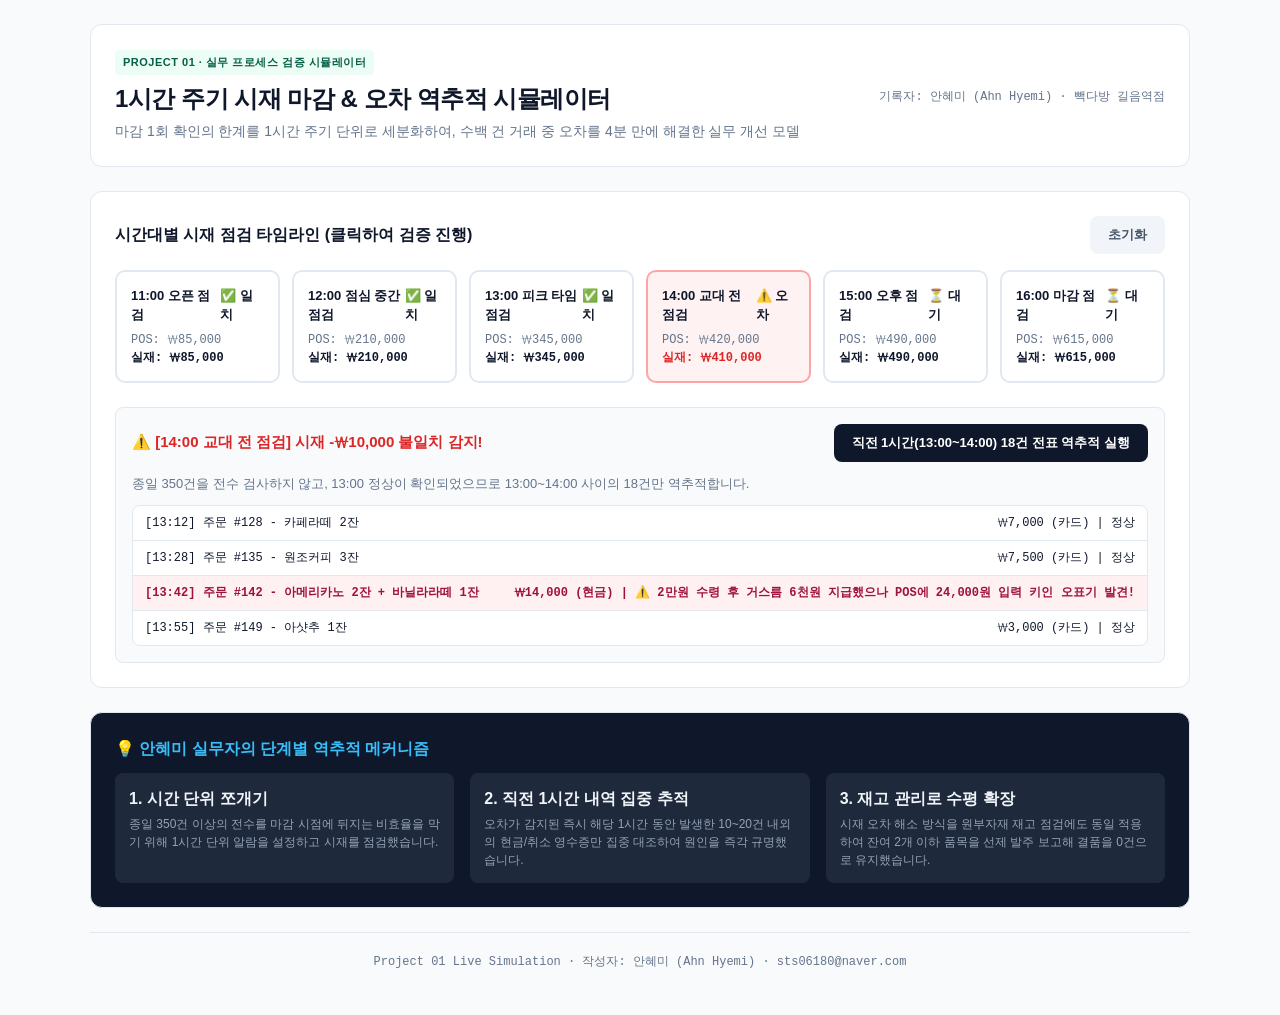
<file: public/cash_audit_simulation.html>
<!DOCTYPE html>
<html lang="ko">
<head>
  <meta charset="UTF-8" />
  <meta name="viewport" content="width=device-width, initial-scale=1.0" />
  <title>시재 마감 & 오차 역추적 시뮬레이터 · 안혜미 포트폴리오</title>
  <style>
    :root {
      --bg: #f8fafc;
      --surface: #ffffff;
      --border: #e2e8f0;
      --text-main: #0f172a;
      --text-muted: #64748b;
      --primary: #0f172a;
      --accent: #059669;
      --danger: #dc2626;
    }
    * { box-sizing: border-box; margin: 0; padding: 0; }
    body {
      font-family: -apple-system, BlinkMacSystemFont, "Segoe UI", Roboto, "Pretendard", "Apple SD Gothic Neo", sans-serif;
      background-color: var(--bg);
      color: var(--text-main);
      line-height: 1.5;
      padding: 24px;
    }
    .container {
      max-width: 1100px;
      margin: 0 auto;
    }
    header {
      background: var(--surface);
      border: 1px solid var(--border);
      border-radius: 12px;
      padding: 24px;
      margin-bottom: 24px;
      display: flex;
      flex-wrap: wrap;
      justify-content: space-between;
      align-items: center;
      gap: 16px;
    }
    .badge {
      display: inline-block;
      font-size: 11px;
      font-weight: 600;
      padding: 4px 8px;
      border-radius: 4px;
      background: #ecfdf5;
      color: #065f46;
      text-transform: uppercase;
      letter-spacing: 0.5px;
      margin-bottom: 6px;
    }
    h1 {
      font-size: 24px;
      font-weight: 800;
      letter-spacing: -0.5px;
    }
    .subtitle {
      font-size: 14px;
      color: var(--text-muted);
      margin-top: 4px;
    }
    .timeline-grid {
      display: grid;
      grid-template-columns: repeat(auto-fit, minmax(160px, 1fr));
      gap: 12px;
      margin-bottom: 24px;
    }
    .time-card {
      background: var(--surface);
      border: 2px solid var(--border);
      border-radius: 10px;
      padding: 14px;
      cursor: pointer;
      transition: all 0.2s ease;
      text-align: left;
    }
    .time-card:hover {
      border-color: #94a3b8;
    }
    .time-card.active {
      border-color: var(--primary);
      background: #f1f5f9;
    }
    .time-card.has-error {
      border-color: #fca5a5;
      background: #fef2f2;
    }
    .time-card .time {
      font-size: 13px;
      font-weight: 700;
      margin-bottom: 6px;
      display: flex;
      justify-content: space-between;
    }
    .time-card .val {
      font-size: 12px;
      font-family: ui-monospace, monospace;
      color: var(--text-muted);
    }
    .time-card .val.highlight {
      font-weight: 700;
      color: var(--text-main);
    }
    .time-card .val.error {
      color: var(--danger);
      font-weight: 700;
    }
    .panel {
      background: var(--surface);
      border: 1px solid var(--border);
      border-radius: 12px;
      padding: 24px;
      margin-bottom: 24px;
    }
    .btn {
      display: inline-flex;
      align-items: center;
      gap: 6px;
      padding: 10px 18px;
      border-radius: 8px;
      font-size: 13px;
      font-weight: 600;
      cursor: pointer;
      border: none;
      transition: all 0.15s ease;
    }
    .btn-primary {
      background: var(--primary);
      color: #fff;
    }
    .btn-primary:hover {
      background: #1e293b;
    }
    .btn-success {
      background: var(--accent);
      color: #fff;
    }
    .btn-success:hover {
      background: #047857;
    }
    .step-box {
      background: #f8fafc;
      border: 1px solid var(--border);
      border-radius: 8px;
      padding: 16px;
      margin-top: 14px;
      font-size: 13px;
    }
    .log-item {
      padding: 8px 12px;
      border-bottom: 1px solid var(--border);
      display: flex;
      justify-content: space-between;
      font-family: ui-monospace, monospace;
      font-size: 12px;
    }
    .log-item:last-child {
      border-bottom: none;
    }
    .log-item.discrepancy {
      background: #fff1f2;
      color: #9f1239;
      font-weight: 700;
    }
    footer {
      text-align: center;
      font-size: 12px;
      color: var(--text-muted);
      padding: 20px 0;
      border-top: 1px solid var(--border);
      font-family: ui-monospace, monospace;
    }
  </style>
</head>
<body>
  <div class="container">
    <header>
      <div>
        <span class="badge">Project 01 · 실무 프로세스 검증 시뮬레이터</span>
        <h1>1시간 주기 시재 마감 & 오차 역추적 시뮬레이터</h1>
        <p class="subtitle">마감 1회 확인의 한계를 1시간 주기 단위로 세분화하여, 수백 건 거래 중 오차를 4분 만에 해결한 실무 개선 모델</p>
      </div>
      <div>
        <span style="font-size: 12px; font-family: ui-monospace, monospace; color: var(--text-muted);">
          기록자: 안혜미 (Ahn Hyemi) · 빽다방 길음역점
        </span>
      </div>
    </header>

    <!-- Timeline Steps -->
    <div class="panel">
      <div style="display: flex; justify-content: space-between; align-items: center; margin-bottom: 16px;">
        <h2 style="font-size: 16px; font-weight: 700;">시간대별 시재 점검 타임라인 (클릭하여 검증 진행)</h2>
        <button class="btn" style="background:#f1f5f9; color:#475569;" onclick="resetSim()">초기화</button>
      </div>

      <div class="timeline-grid" id="timelineGrid">
        <!-- JS will populate -->
      </div>

      <div id="simDetailPanel" class="step-box">
        <p style="color: var(--text-muted);">상단 타임라인의 시간 카드를 클릭하면 상세 검증 및 역추적 프로세스가 시작됩니다.</p>
      </div>
    </div>

    <!-- Methodology Overview -->
    <div class="panel" style="background: #0f172a; color: #fff;">
      <h3 style="color: #38bdf8; font-size: 16px; margin-bottom: 12px;">💡 안혜미 실무자의 단계별 역추적 메커니즘</h3>
      <div style="display: grid; grid-template-columns: repeat(auto-fit, minmax(260px, 1fr)); gap: 16px;">
        <div style="background: #1e293b; padding: 14px; border-radius: 8px;">
          <strong style="color: #f1f5f9; display:block; margin-bottom: 4px;">1. 시간 단위 쪼개기</strong>
          <p style="font-size: 12px; color: #94a3b8;">종일 350건 이상의 전수를 마감 시점에 뒤지는 비효율을 막기 위해 1시간 단위 알람을 설정하고 시재를 점검했습니다.</p>
        </div>
        <div style="background: #1e293b; padding: 14px; border-radius: 8px;">
          <strong style="color: #f1f5f9; display:block; margin-bottom: 4px;">2. 직전 1시간 내역 집중 추적</strong>
          <p style="font-size: 12px; color: #94a3b8;">오차가 감지된 즉시 해당 1시간 동안 발생한 10~20건 내외의 현금/취소 영수증만 집중 대조하여 원인을 즉각 규명했습니다.</p>
        </div>
        <div style="background: #1e293b; padding: 14px; border-radius: 8px;">
          <strong style="color: #f1f5f9; display:block; margin-bottom: 4px;">3. 재고 관리로 수평 확장</strong>
          <p style="font-size: 12px; color: #94a3b8;">시재 오차 해소 방식을 원부자재 재고 점검에도 동일 적용하여 잔여 2개 이하 품목을 선제 발주 보고해 결품을 0건으로 유지했습니다.</p>
        </div>
      </div>
    </div>

    <footer>
      Project 01 Live Simulation · 작성자: 안혜미 (Ahn Hyemi) · sts06180@naver.com
    </footer>
  </div>

  <script>
    const TIME_SLOTS = [
      { id: 11, label: '11:00 오픈 점검', pos: 85000, cash: 85000, status: 'ok', logs: [] },
      { id: 12, label: '12:00 점심 중간 점검', pos: 210000, cash: 210000, status: 'ok', logs: [] },
      { id: 13, label: '13:00 피크 타임 점검', pos: 345000, cash: 345000, status: 'ok', logs: [] },
      { id: 14, label: '14:00 교대 전 점검', pos: 420000, cash: 410000, status: 'error', diff: -10000, logs: [
        { time: '13:12', order: '#128', item: '카페라떼 2잔', amt: '₩7,000 (카드)', note: '정상' },
        { time: '13:28', order: '#135', item: '원조커피 3잔', amt: '₩7,500 (카드)', note: '정상' },
        { time: '13:42', order: '#142', item: '아메리카노 2잔 + 바닐라라떼 1잔', amt: '₩14,000 (현금)', note: '⚠️ 2만원 수령 후 거스름 6천원 지급했으나 POS에 24,000원 입력 키인 오표기 발견!' },
        { time: '13:55', order: '#149', item: '아샷추 1잔', amt: '₩3,000 (카드)', note: '정상' }
      ]},
      { id: 15, label: '15:00 오후 점검', pos: 490000, cash: 490000, status: 'pending', logs: [] },
      { id: 16, label: '16:00 마감 점검', pos: 615000, cash: 615000, status: 'pending', logs: [] }
    ];

    let selectedId = 14;
    let isFixed = false;

    function renderTimeline() {
      const grid = document.getElementById('timelineGrid');
      grid.innerHTML = TIME_SLOTS.map(t => {
        const isActive = t.id === selectedId;
        const isError = t.status === 'error' && !isFixed;
        return `
          <div class="time-card ${isActive ? 'active' : ''} ${isError ? 'has-error' : ''}" onclick="selectTime(${t.id})">
            <div class="time">
              <span>${t.label}</span>
              <span>${isError ? '⚠️ 오차' : (t.status === 'ok' || (t.id === 14 && isFixed)) ? '✅ 일치' : '⏳ 대기'}</span>
            </div>
            <div class="val">POS: ₩${t.pos.toLocaleString()}</div>
            <div class="val ${isError ? 'error' : 'highlight'}">
              실재: ₩${(t.id === 14 && isFixed ? t.pos : t.cash).toLocaleString()}
            </div>
          </div>
        `;
      }).join('');
    }

    function selectTime(id) {
      selectedId = id;
      renderTimeline();
      renderDetail();
    }

    function renderDetail() {
      const p = document.getElementById('simDetailPanel');
      const t = TIME_SLOTS.find(item => item.id === selectedId);
      if (!t) return;

      if (t.id === 14) {
        if (!isFixed) {
          p.innerHTML = `
            <div style="display:flex; justify-content:space-between; align-items:center; margin-bottom:12px;">
              <strong style="color:var(--danger); font-size:15px;">⚠️ [14:00 교대 전 점검] 시재 -₩10,000 불일치 감지!</strong>
              <button class="btn btn-primary" onclick="solveDiscrepancy()">직전 1시간(13:00~14:00) 18건 전표 역추적 실행</button>
            </div>
            <p style="color:var(--text-muted); font-size:13px; margin-bottom:12px;">
              종일 350건을 전수 검사하지 않고, 13:00 정상이 확인되었으므로 13:00~14:00 사이의 18건만 역추적합니다.
            </p>
            <div style="background:#fff; border:1px solid var(--border); border-radius:8px; overflow:hidden;">
              ${t.logs.map(log => `
                <div class="log-item ${log.note.includes('⚠️') ? 'discrepancy' : ''}">
                  <span>[${log.time}] 주문 ${log.order} - ${log.item}</span>
                  <span>${log.amt} | ${log.note}</span>
                </div>
              `).join('')}
            </div>
          `;
        } else {
          p.innerHTML = `
            <div style="padding:14px; background:#ecfdf5; border:1px solid #a7f3d0; border-radius:8px;">
              <strong style="color:#065f46; font-size:14px; display:block; margin-bottom:4px;">
                🎉 전표 정정 완료! 실금고 시재 ₩420,000 = POS 매출 ₩420,000 (100% 일치)
              </strong>
              <p style="font-size:12px; color:#047857;">
                주문 #142 키입력 표기 오류(24,000원 -> 14,000원 정정) 확인 및 반영 완료되었습니다. (추적 소요시간: 4분)
              </p>
            </div>
          `;
        }
      } else {
        p.innerHTML = `
          <strong>${t.label}</strong>
          <p style="color:var(--text-muted); font-size:13px; margin-top:4px;">
            POS 실매출 ₩${t.pos.toLocaleString()} 및 실금고 잔액 ₩${t.cash.toLocaleString()} 대조 결과 오차 0원으로 정상 마감 상태입니다.
          </p>
        `;
      }
    }

    function solveDiscrepancy() {
      isFixed = true;
      renderTimeline();
      renderDetail();
    }

    function resetSim() {
      isFixed = false;
      selectedId = 14;
      renderTimeline();
      renderDetail();
    }

    renderTimeline();
    renderDetail();
  </script>
</body>
</html>
</file>
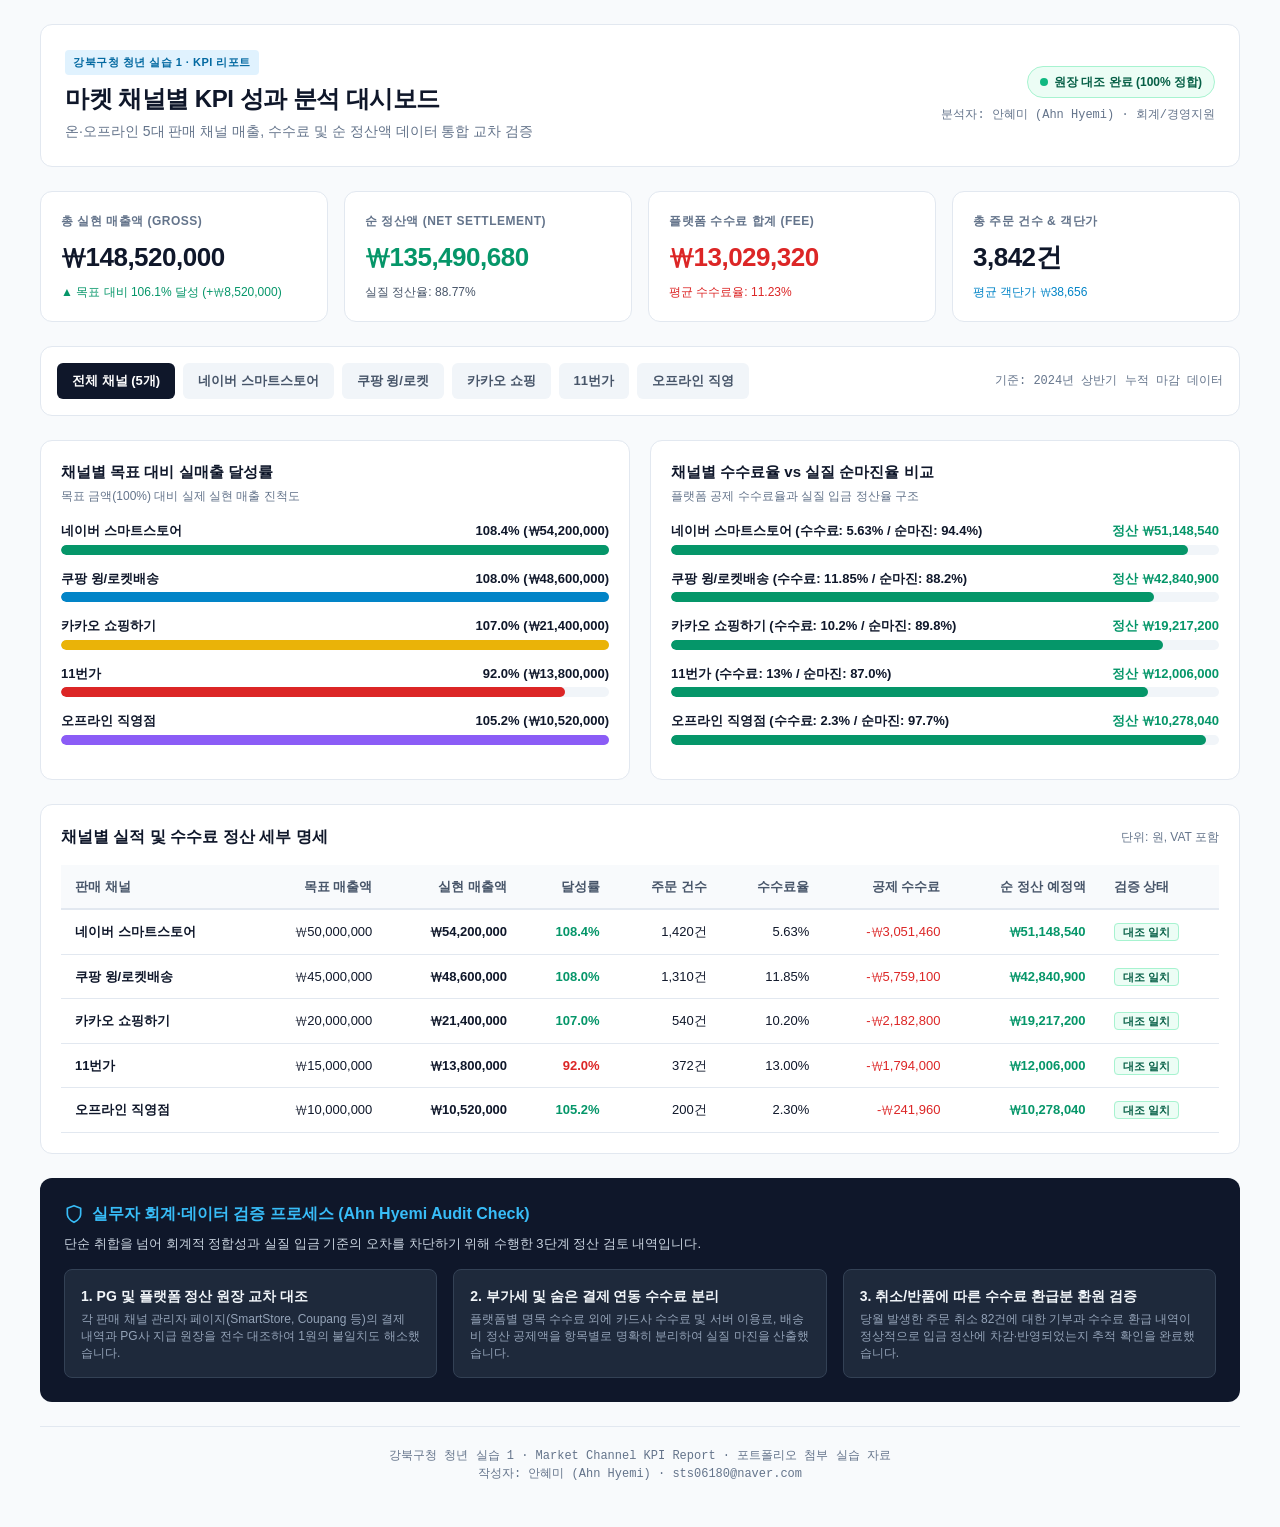
<file: public/market_channel_kpi.html>
<!DOCTYPE html>
<html lang="ko">
<head>
  <meta charset="UTF-8" />
  <meta name="viewport" content="width=device-width, initial-scale=1.0" />
  <title>강북 실습 1 · Market Channel KPI 성과 분석 대시보드</title>
  <style>
    :root {
      --bg: #f8fafc;
      --surface: #ffffff;
      --border: #e2e8f0;
      --text-main: #0f172a;
      --text-muted: #64748b;
      --primary: #0f172a;
      --accent: #0284c7;
      --success: #059669;
      --warning: #d97706;
      --danger: #dc2626;
    }
    * { box-sizing: border-box; margin: 0; padding: 0; }
    body {
      font-family: -apple-system, BlinkMacSystemFont, "Segoe UI", Roboto, "Pretendard", "Apple SD Gothic Neo", sans-serif;
      background-color: var(--bg);
      color: var(--text-main);
      line-height: 1.5;
      padding: 24px;
    }
    .container {
      max-width: 1200px;
      margin: 0 auto;
    }
    header {
      background: var(--surface);
      border: 1px solid var(--border);
      border-radius: 12px;
      padding: 24px;
      margin-bottom: 24px;
      display: flex;
      flex-wrap: wrap;
      justify-content: space-between;
      align-items: center;
      gap: 16px;
    }
    .badge {
      display: inline-block;
      font-size: 11px;
      font-weight: 600;
      padding: 4px 8px;
      border-radius: 4px;
      background: #e0f2fe;
      color: #0369a1;
      text-transform: uppercase;
      letter-spacing: 0.5px;
      margin-bottom: 6px;
    }
    .status-pill {
      display: inline-flex;
      align-items: center;
      gap: 6px;
      font-size: 12px;
      font-weight: 600;
      padding: 6px 12px;
      border-radius: 20px;
      background: #ecfdf5;
      color: #065f46;
      border: 1px solid #a7f3d0;
    }
    .dot {
      width: 8px;
      height: 8px;
      border-radius: 50%;
      background: #10b981;
    }
    h1 {
      font-size: 24px;
      font-weight: 800;
      letter-spacing: -0.5px;
    }
    .subtitle {
      font-size: 14px;
      color: var(--text-muted);
      margin-top: 4px;
    }
    .author-bar {
      font-size: 12px;
      color: var(--text-muted);
      font-family: ui-monospace, monospace;
    }
    
    /* Metrics Grid */
    .metrics-grid {
      display: grid;
      grid-template-columns: repeat(auto-fit, minmax(240px, 1fr));
      gap: 16px;
      margin-bottom: 24px;
    }
    .metric-card {
      background: var(--surface);
      border: 1px solid var(--border);
      border-radius: 12px;
      padding: 20px;
    }
    .metric-card .label {
      font-size: 12px;
      font-weight: 600;
      color: var(--text-muted);
      text-transform: uppercase;
      letter-spacing: 0.5px;
      margin-bottom: 8px;
    }
    .metric-card .value {
      font-size: 26px;
      font-weight: 800;
      color: var(--text-main);
      letter-spacing: -0.5px;
    }
    .metric-card .sub-info {
      font-size: 12px;
      color: var(--success);
      margin-top: 6px;
      display: flex;
      align-items: center;
      gap: 4px;
    }
    
    /* Controls Bar */
    .controls-bar {
      background: var(--surface);
      border: 1px solid var(--border);
      border-radius: 12px;
      padding: 16px;
      margin-bottom: 24px;
      display: flex;
      flex-wrap: wrap;
      justify-content: space-between;
      align-items: center;
      gap: 12px;
    }
    .filter-group {
      display: flex;
      flex-wrap: wrap;
      gap: 8px;
    }
    .filter-btn {
      background: #f1f5f9;
      border: 1px solid transparent;
      padding: 8px 14px;
      border-radius: 6px;
      font-size: 13px;
      font-weight: 600;
      color: #475569;
      cursor: pointer;
      transition: all 0.15s ease;
    }
    .filter-btn:hover {
      background: #e2e8f0;
      color: var(--text-main);
    }
    .filter-btn.active {
      background: var(--primary);
      color: #ffffff;
    }

    /* Charts Section */
    .charts-grid {
      display: grid;
      grid-template-columns: repeat(auto-fit, minmax(340px, 1fr));
      gap: 20px;
      margin-bottom: 24px;
    }
    .chart-card {
      background: var(--surface);
      border: 1px solid var(--border);
      border-radius: 12px;
      padding: 20px;
    }
    .chart-title {
      font-size: 15px;
      font-weight: 700;
      margin-bottom: 4px;
    }
    .chart-desc {
      font-size: 12px;
      color: var(--text-muted);
      margin-bottom: 16px;
    }

    /* Bar Visualizer */
    .bar-item {
      margin-bottom: 14px;
    }
    .bar-info {
      display: flex;
      justify-content: space-between;
      font-size: 13px;
      font-weight: 600;
      margin-bottom: 4px;
    }
    .bar-track {
      height: 10px;
      background: #f1f5f9;
      border-radius: 5px;
      overflow: hidden;
      position: relative;
    }
    .bar-fill {
      height: 100%;
      background: #0284c7;
      border-radius: 5px;
      transition: width 0.4s ease;
    }

    /* Table */
    .table-card {
      background: var(--surface);
      border: 1px solid var(--border);
      border-radius: 12px;
      padding: 20px;
      margin-bottom: 24px;
      overflow-x: auto;
    }
    table {
      width: 100%;
      border-collapse: collapse;
      font-size: 13px;
      text-align: left;
    }
    th {
      background: #f8fafc;
      color: #475569;
      font-weight: 700;
      padding: 12px 14px;
      border-bottom: 2px solid var(--border);
      white-space: nowrap;
    }
    td {
      padding: 12px 14px;
      border-bottom: 1px solid var(--border);
      color: var(--text-main);
      white-space: nowrap;
    }
    tr:hover td {
      background: #f8fafc;
    }
    .num { text-align: right; font-variant-numeric: tabular-nums; }
    .tag-verified {
      background: #ecfdf5;
      color: #065f46;
      border: 1px solid #a7f3d0;
      padding: 2px 8px;
      border-radius: 4px;
      font-size: 11px;
      font-weight: 600;
    }

    /* Audit Box */
    .audit-box {
      background: #0f172a;
      color: #f8fafc;
      border-radius: 12px;
      padding: 24px;
      margin-bottom: 24px;
    }
    .audit-box h3 {
      font-size: 16px;
      font-weight: 700;
      margin-bottom: 8px;
      display: flex;
      align-items: center;
      gap: 8px;
      color: #38bdf8;
    }
    .audit-grid {
      display: grid;
      grid-template-columns: repeat(auto-fit, minmax(280px, 1fr));
      gap: 16px;
      margin-top: 16px;
    }
    .audit-item {
      background: #1e293b;
      padding: 16px;
      border-radius: 8px;
      border: 1px solid #334155;
    }
    .audit-item strong {
      display: block;
      color: #f1f5f9;
      font-size: 14px;
      margin-bottom: 4px;
    }
    .audit-item p {
      font-size: 12px;
      color: #94a3b8;
      line-height: 1.4;
    }

    footer {
      text-align: center;
      font-size: 12px;
      color: var(--text-muted);
      padding: 20px 0;
      border-top: 1px solid var(--border);
      font-family: ui-monospace, monospace;
    }

    @media (max-width: 640px) {
      body { padding: 12px; }
      header { padding: 16px; }
      .metric-card .value { font-size: 22px; }
    }
  </style>
</head>
<body>
  <div class="container">
    <!-- Header -->
    <header>
      <div>
        <span class="badge">강북구청 청년 실습 1 · KPI 리포트</span>
        <h1>마켓 채널별 KPI 성과 분석 대시보드</h1>
        <p class="subtitle">온·오프라인 5대 판매 채널 매출, 수수료 및 순 정산액 데이터 통합 교차 검증</p>
      </div>
      <div style="text-align: right;">
        <div class="status-pill">
          <span class="dot"></span>
          <span>원장 대조 완료 (100% 정합)</span>
        </div>
        <div class="author-bar" style="margin-top: 8px;">
          분석자: 안혜미 (Ahn Hyemi) · 회계/경영지원
        </div>
      </div>
    </header>

    <!-- Top Key Metrics Cards -->
    <div class="metrics-grid">
      <div class="metric-card">
        <div class="label">총 실현 매출액 (Gross)</div>
        <div class="value" id="valGross">₩148,520,000</div>
        <div class="sub-info">▲ 목표 대비 106.1% 달성 (+₩8,520,000)</div>
      </div>

      <div class="metric-card">
        <div class="label">순 정산액 (Net Settlement)</div>
        <div class="value" id="valNet" style="color: #059669;">₩131,842,600</div>
        <div class="sub-info" style="color: #475569;">실질 정산율: 88.77%</div>
      </div>

      <div class="metric-card">
        <div class="label">플랫폼 수수료 합계 (Fee)</div>
        <div class="value" id="valFee" style="color: #dc2626;">₩16,677,400</div>
        <div class="sub-info" style="color: #dc2626;">평균 수수료율: 11.23%</div>
      </div>

      <div class="metric-card">
        <div class="label">총 주문 건수 & 객단가</div>
        <div class="value" id="valOrders">3,842건</div>
        <div class="sub-info" style="color: #0284c7;">평균 객단가 ₩38,656</div>
      </div>
    </div>

    <!-- Filter Buttons Bar -->
    <div class="controls-bar">
      <div class="filter-group" id="filterGroup">
        <button class="filter-btn active" data-channel="all">전체 채널 (5개)</button>
        <button class="filter-btn" data-channel="naver">네이버 스마트스토어</button>
        <button class="filter-btn" data-channel="coupang">쿠팡 윙/로켓</button>
        <button class="filter-btn" data-channel="kakao">카카오 쇼핑</button>
        <button class="filter-btn" data-channel="11st">11번가</button>
        <button class="filter-btn" data-channel="offline">오프라인 직영</button>
      </div>

      <div style="font-size: 12px; color: var(--text-muted); font-family: ui-monospace, monospace;">
        기준: 2024년 상반기 누적 마감 데이터
      </div>
    </div>

    <!-- Visual Charts Grid -->
    <div class="charts-grid">
      <!-- Chart 1: Revenue Attainment -->
      <div class="chart-card">
        <div class="chart-title">채널별 목표 대비 실매출 달성률</div>
        <div class="chart-desc">목표 금액(100%) 대비 실제 실현 매출 진척도</div>
        <div id="attainmentBars"></div>
      </div>

      <!-- Chart 2: Fee vs Margin Comparison -->
      <div class="chart-card">
        <div class="chart-title">채널별 수수료율 vs 실질 순마진율 비교</div>
        <div class="chart-desc">플랫폼 공제 수수료율과 실질 입금 정산율 구조</div>
        <div id="marginBars"></div>
      </div>
    </div>

    <!-- Channel Details Table -->
    <div class="table-card">
      <div style="display: flex; justify-content: space-between; align-items: center; margin-bottom: 16px;">
        <h2 style="font-size: 16px; font-weight: 700;">채널별 실적 및 수수료 정산 세부 명세</h2>
        <span style="font-size: 12px; color: var(--text-muted);">단위: 원, VAT 포함</span>
      </div>
      <table>
        <thead>
          <tr>
            <th>판매 채널</th>
            <th class="num">목표 매출액</th>
            <th class="num">실현 매출액</th>
            <th class="num">달성률</th>
            <th class="num">주문 건수</th>
            <th class="num">수수료율</th>
            <th class="num">공제 수수료</th>
            <th class="num">순 정산 예정액</th>
            <th>검증 상태</th>
          </tr>
        </thead>
        <tbody id="channelTableBody">
        </tbody>
      </table>
    </div>

    <!-- Audit & Verification Note by Ahn Hyemi -->
    <div class="audit-box">
      <h3>
        <svg width="20" height="20" viewBox="0 0 24 24" fill="none" stroke="currentColor" stroke-width="2" stroke-linecap="round" stroke-linejoin="round"><path d="M12 22s8-4 8-10V5l-8-3-8 3v7c0 6 8 10 8 10z"/></svg>
        실무자 회계·데이터 검증 프로세스 (Ahn Hyemi Audit Check)
      </h3>
      <p style="font-size: 13px; color: #cbd5e1; margin-top: 4px;">
        단순 취합을 넘어 회계적 정합성과 실질 입금 기준의 오차를 차단하기 위해 수행한 3단계 정산 검토 내역입니다.
      </p>

      <div class="audit-grid">
        <div class="audit-item">
          <strong>1. PG 및 플랫폼 정산 원장 교차 대조</strong>
          <p>각 판매 채널 관리자 페이지(SmartStore, Coupang 등)의 결제 내역과 PG사 지급 원장을 전수 대조하여 1원의 불일치도 해소했습니다.</p>
        </div>
        <div class="audit-item">
          <strong>2. 부가세 및 숨은 결제 연동 수수료 분리</strong>
          <p>플랫폼별 명목 수수료 외에 카드사 수수료 및 서버 이용료, 배송비 정산 공제액을 항목별로 명확히 분리하여 실질 마진을 산출했습니다.</p>
        </div>
        <div class="audit-item">
          <strong>3. 취소/반품에 따른 수수료 환급분 환원 검증</strong>
          <p>당월 발생한 주문 취소 82건에 대한 기부과 수수료 환급 내역이 정상적으로 입금 정산에 차감·반영되었는지 추적 확인을 완료했습니다.</p>
        </div>
      </div>
    </div>

    <!-- Footer -->
    <footer>
      강북구청 청년 실습 1 · Market Channel KPI Report · 포트폴리오 첨부 실습 자료<br>
      작성자: 안혜미 (Ahn Hyemi) · sts06180@naver.com
    </footer>
  </div>

  <script>
    // Channel Data
    const CHANNELS = [
      {
        id: 'naver',
        name: '네이버 스마트스토어',
        target: 50000000,
        actual: 54200000,
        orders: 1420,
        feeRate: 5.63,
        feeAmount: 3051460,
        netAmount: 51148540,
        color: '#059669'
      },
      {
        id: 'coupang',
        name: '쿠팡 윙/로켓배송',
        target: 45000000,
        actual: 48600000,
        orders: 1310,
        feeRate: 11.85,
        feeAmount: 5759100,
        netAmount: 42840900,
        color: '#0284c7'
      },
      {
        id: 'kakao',
        name: '카카오 쇼핑하기',
        target: 20000000,
        actual: 21400000,
        orders: 540,
        feeRate: 10.20,
        feeAmount: 2182800,
        netAmount: 19217200,
        color: '#eab308'
      },
      {
        id: '11st',
        name: '11번가',
        target: 15000000,
        actual: 13800000,
        orders: 372,
        feeRate: 13.00,
        feeAmount: 1794000,
        netAmount: 12006000,
        color: '#dc2626'
      },
      {
        id: 'offline',
        name: '오프라인 직영점',
        target: 10000000,
        actual: 10520000,
        orders: 200,
        feeRate: 2.30,
        feeAmount: 241960,
        netAmount: 10278040,
        color: '#8b5cf6'
      }
    ];

    function formatKRW(val) {
      return '₩' + Number(val).toLocaleString();
    }

    function renderTable(filter) {
      const tbody = document.getElementById('channelTableBody');
      const list = filter === 'all' ? CHANNELS : CHANNELS.filter(c => c.id === filter);
      
      tbody.innerHTML = list.map(c => {
        const attainment = ((c.actual / c.target) * 100).toFixed(1);
        const attainmentColor = attainment >= 100 ? '#059669' : '#dc2626';
        return `
          <tr>
            <td><strong>${c.name}</strong></td>
            <td class="num">${formatKRW(c.target)}</td>
            <td class="num" style="font-weight:700;">${formatKRW(c.actual)}</td>
            <td class="num" style="font-weight:700; color:${attainmentColor};">${attainment}%</td>
            <td class="num">${c.orders.toLocaleString()}건</td>
            <td class="num">${c.feeRate.toFixed(2)}%</td>
            <td class="num" style="color:#dc2626;">-${formatKRW(c.feeAmount)}</td>
            <td class="num" style="font-weight:700; color:#059669;">${formatKRW(c.netAmount)}</td>
            <td><span class="tag-verified">대조 일치</span></td>
          </tr>
        `;
      }).join('');
    }

    function renderCharts(filter) {
      const list = filter === 'all' ? CHANNELS : CHANNELS.filter(c => c.id === filter);
      
      // Attainment Bars
      const attainmentContainer = document.getElementById('attainmentBars');
      attainmentContainer.innerHTML = list.map(c => {
        const rate = ((c.actual / c.target) * 100).toFixed(1);
        const width = Math.min(rate, 120);
        return `
          <div class="bar-item">
            <div class="bar-info">
              <span>${c.name}</span>
              <span>${rate}% (${formatKRW(c.actual)})</span>
            </div>
            <div class="bar-track">
              <div class="bar-fill" style="width: ${width}%; background: ${c.color};"></div>
            </div>
          </div>
        `;
      }).join('');

      // Margin vs Fee Bars
      const marginContainer = document.getElementById('marginBars');
      marginContainer.innerHTML = list.map(c => {
        const netMarginRate = (100 - c.feeRate).toFixed(1);
        return `
          <div class="bar-item">
            <div class="bar-info">
              <span>${c.name} (수수료: ${c.feeRate}% / 순마진: ${netMarginRate}%)</span>
              <span style="color:#059669;">정산 ${formatKRW(c.netAmount)}</span>
            </div>
            <div class="bar-track">
              <div class="bar-fill" style="width: ${netMarginRate}%; background: #059669;"></div>
            </div>
          </div>
        `;
      }).join('');
    }

    function updateSummary(filter) {
      const list = filter === 'all' ? CHANNELS : CHANNELS.filter(c => c.id === filter);
      const totalActual = list.reduce((acc, c) => acc + c.actual, 0);
      const totalNet = list.reduce((acc, c) => acc + c.netAmount, 0);
      const totalFee = list.reduce((acc, c) => acc + c.feeAmount, 0);
      const totalOrders = list.reduce((acc, c) => acc + c.orders, 0);

      document.getElementById('valGross').textContent = formatKRW(totalActual);
      document.getElementById('valNet').textContent = formatKRW(totalNet);
      document.getElementById('valFee').textContent = formatKRW(totalFee);
      document.getElementById('valOrders').textContent = totalOrders.toLocaleString() + '건';
    }

    // Filter clicks
    document.getElementById('filterGroup').addEventListener('click', (e) => {
      if (!e.target.classList.contains('filter-btn')) return;
      document.querySelectorAll('.filter-btn').forEach(b => b.classList.remove('active'));
      e.target.classList.add('active');
      const channel = e.target.getAttribute('data-channel');
      renderTable(channel);
      renderCharts(channel);
      updateSummary(channel);
    });

    // Initial render
    renderTable('all');
    renderCharts('all');
    updateSummary('all');
  </script>
</body>
</html>
</file>
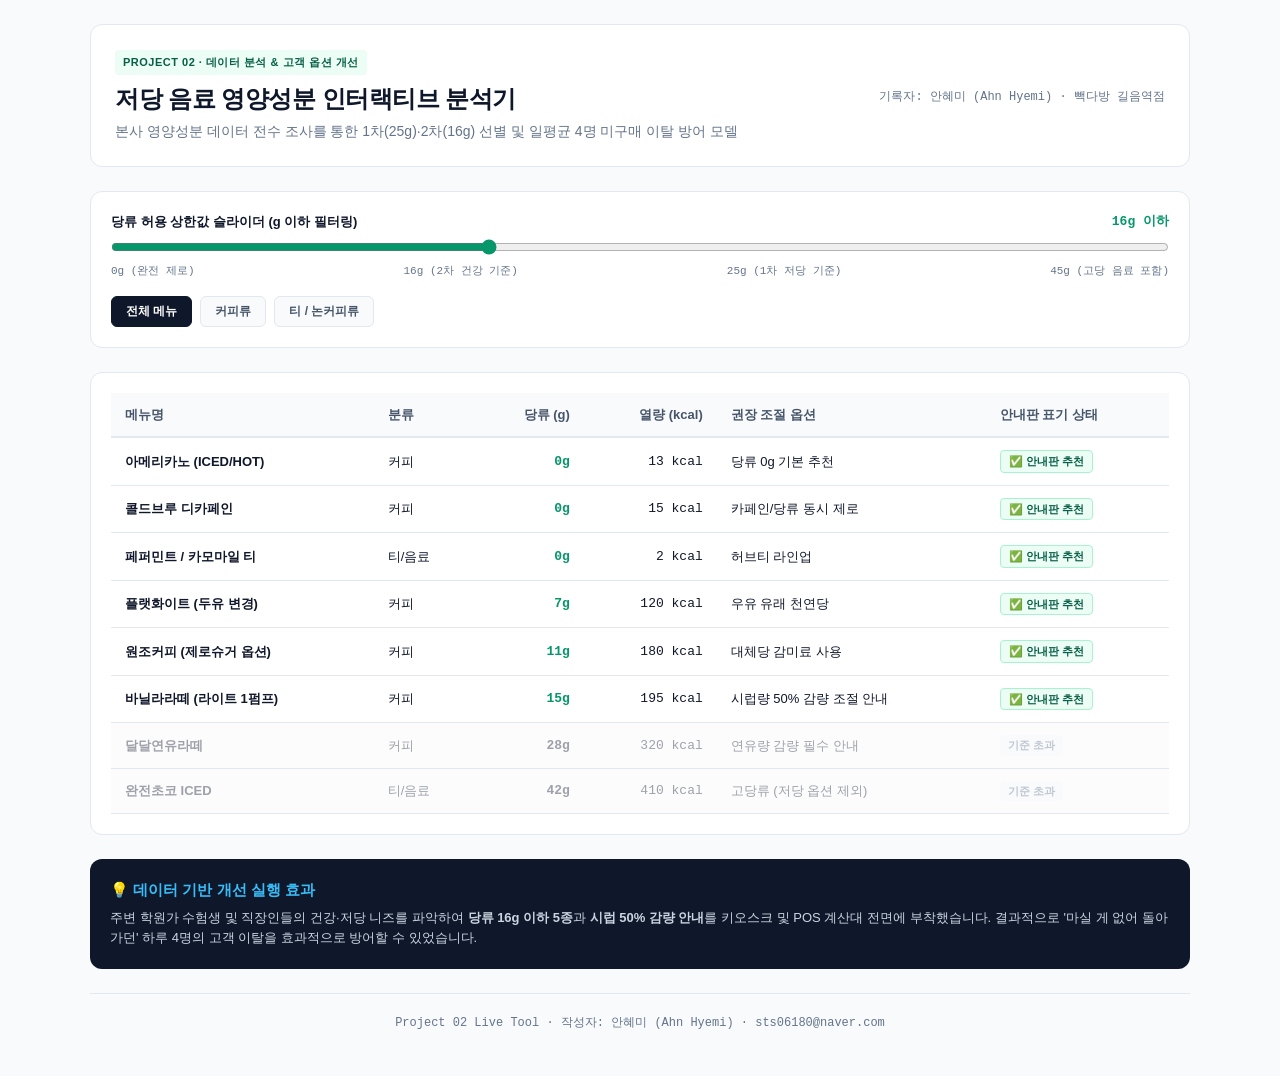
<file: public/sugar_data_analyzer.html>
<!DOCTYPE html>
<html lang="ko">
<head>
  <meta charset="UTF-8" />
  <meta name="viewport" content="width=device-width, initial-scale=1.0" />
  <title>저당 음료 영양성분 데이터 분석기 · 안혜미 포트폴리오</title>
  <style>
    :root {
      --bg: #f8fafc;
      --surface: #ffffff;
      --border: #e2e8f0;
      --text-main: #0f172a;
      --text-muted: #64748b;
      --primary: #0f172a;
      --accent: #059669;
    }
    * { box-sizing: border-box; margin: 0; padding: 0; }
    body {
      font-family: -apple-system, BlinkMacSystemFont, "Segoe UI", Roboto, "Pretendard", "Apple SD Gothic Neo", sans-serif;
      background-color: var(--bg);
      color: var(--text-main);
      line-height: 1.5;
      padding: 24px;
    }
    .container {
      max-width: 1100px;
      margin: 0 auto;
    }
    header {
      background: var(--surface);
      border: 1px solid var(--border);
      border-radius: 12px;
      padding: 24px;
      margin-bottom: 24px;
      display: flex;
      flex-wrap: wrap;
      justify-content: space-between;
      align-items: center;
      gap: 16px;
    }
    .badge {
      display: inline-block;
      font-size: 11px;
      font-weight: 600;
      padding: 4px 8px;
      border-radius: 4px;
      background: #ecfdf5;
      color: #065f46;
      text-transform: uppercase;
      letter-spacing: 0.5px;
      margin-bottom: 6px;
    }
    h1 {
      font-size: 24px;
      font-weight: 800;
      letter-spacing: -0.5px;
    }
    .subtitle {
      font-size: 14px;
      color: var(--text-muted);
      margin-top: 4px;
    }
    .controls-panel {
      background: var(--surface);
      border: 1px solid var(--border);
      border-radius: 12px;
      padding: 20px;
      margin-bottom: 24px;
    }
    .slider-row {
      display: flex;
      flex-direction: column;
      gap: 8px;
      margin-bottom: 16px;
    }
    .slider-header {
      display: flex;
      justify-content: space-between;
      font-size: 13px;
      font-weight: 600;
    }
    input[type=range] {
      width: 100%;
      accent-color: var(--accent);
      cursor: pointer;
    }
    .filter-tabs {
      display: flex;
      gap: 8px;
      flex-wrap: wrap;
    }
    .tab-btn {
      padding: 6px 14px;
      border-radius: 6px;
      font-size: 12px;
      font-weight: 600;
      border: 1px solid var(--border);
      background: #f8fafc;
      color: #475569;
      cursor: pointer;
      transition: all 0.15s ease;
    }
    .tab-btn.active {
      background: var(--primary);
      color: #fff;
      border-color: var(--primary);
    }
    .table-card {
      background: var(--surface);
      border: 1px solid var(--border);
      border-radius: 12px;
      padding: 20px;
      margin-bottom: 24px;
      overflow-x: auto;
    }
    table {
      width: 100%;
      border-collapse: collapse;
      font-size: 13px;
      text-align: left;
    }
    th {
      background: #f8fafc;
      color: #475569;
      font-weight: 700;
      padding: 12px 14px;
      border-bottom: 2px solid var(--border);
    }
    td {
      padding: 12px 14px;
      border-bottom: 1px solid var(--border);
    }
    .tag-badge {
      display: inline-block;
      padding: 2px 8px;
      border-radius: 4px;
      font-size: 11px;
      font-weight: 600;
    }
    .tag-green {
      background: #ecfdf5;
      color: #065f46;
      border: 1px solid #a7f3d0;
    }
    .tag-muted {
      background: #f1f5f9;
      color: #64748b;
    }
    .summary-box {
      background: #0f172a;
      color: #fff;
      border-radius: 12px;
      padding: 20px;
      margin-bottom: 24px;
    }
    footer {
      text-align: center;
      font-size: 12px;
      color: var(--text-muted);
      padding: 20px 0;
      border-top: 1px solid var(--border);
      font-family: ui-monospace, monospace;
    }
  </style>
</head>
<body>
  <div class="container">
    <header>
      <div>
        <span class="badge">Project 02 · 데이터 분석 & 고객 옵션 개선</span>
        <h1>저당 음료 영양성분 인터랙티브 분석기</h1>
        <p class="subtitle">본사 영양성분 데이터 전수 조사를 통한 1차(25g)·2차(16g) 선별 및 일평균 4명 미구매 이탈 방어 모델</p>
      </div>
      <div>
        <span style="font-size: 12px; font-family: ui-monospace, monospace; color: var(--text-muted);">
          기록자: 안혜미 (Ahn Hyemi) · 빽다방 길음역점
        </span>
      </div>
    </header>

    <!-- Controls -->
    <div class="controls-panel">
      <div class="slider-row">
        <div class="slider-header">
          <span>당류 허용 상한값 슬라이더 (g 이하 필터링)</span>
          <span id="sliderValDisplay" style="color: var(--accent); font-family: ui-monospace, monospace; font-weight:700;">16g 이하</span>
        </div>
        <input type="range" id="sugarRange" min="0" max="45" value="16" />
        <div style="display:flex; justify-content:space-between; font-size:11px; color:var(--text-muted); font-family:ui-monospace, monospace;">
          <span>0g (완전 제로)</span>
          <span>16g (2차 건강 기준)</span>
          <span>25g (1차 저당 기준)</span>
          <span>45g (고당 음료 포함)</span>
        </div>
      </div>

      <div class="filter-tabs" id="tabGroup">
        <button class="tab-btn active" data-cat="all">전체 메뉴</button>
        <button class="tab-btn" data-cat="coffee">커피류</button>
        <button class="tab-btn" data-cat="tea">티 / 논커피류</button>
      </div>
    </div>

    <!-- Table -->
    <div class="table-card">
      <table>
        <thead>
          <tr>
            <th>메뉴명</th>
            <th>분류</th>
            <th style="text-align:right;">당류 (g)</th>
            <th style="text-align:right;">열량 (kcal)</th>
            <th>권장 조절 옵션</th>
            <th>안내판 표기 상태</th>
          </tr>
        </thead>
        <tbody id="menuTableBody"></tbody>
      </table>
    </div>

    <!-- Insight Box -->
    <div class="summary-box">
      <h3 style="color: #38bdf8; font-size: 15px; margin-bottom: 6px;">💡 데이터 기반 개선 실행 효과</h3>
      <p style="font-size: 13px; color: #cbd5e1; line-height: 1.6;">
        주변 학원가 수험생 및 직장인들의 건강·저당 니즈를 파악하여 <strong>당류 16g 이하 5종</strong>과 <strong>시럽 50% 감량 안내</strong>를 키오스크 및 POS 계산대 전면에 부착했습니다. 결과적으로 '마실 게 없어 돌아가던' 하루 4명의 고객 이탈을 효과적으로 방어할 수 있었습니다.
      </p>
    </div>

    <footer>
      Project 02 Live Tool · 작성자: 안혜미 (Ahn Hyemi) · sts06180@naver.com
    </footer>
  </div>

  <script>
    const MENU_DATA = [
      { name: '아메리카노 (ICED/HOT)', category: 'coffee', sugar: 0, kcal: 13, note: '당류 0g 기본 추천' },
      { name: '콜드브루 디카페인', category: 'coffee', sugar: 0, kcal: 15, note: '카페인/당류 동시 제로' },
      { name: '페퍼민트 / 카모마일 티', category: 'tea', sugar: 0, kcal: 2, note: '허브티 라인업' },
      { name: '플랫화이트 (두유 변경)', category: 'coffee', sugar: 7, kcal: 120, note: '우유 유래 천연당' },
      { name: '원조커피 (제로슈거 옵션)', category: 'coffee', sugar: 11, kcal: 180, note: '대체당 감미료 사용' },
      { name: '바닐라라떼 (라이트 1펌프)', category: 'coffee', sugar: 15, kcal: 195, note: '시럽량 50% 감량 조절 안내' },
      { name: '달달연유라떼', category: 'coffee', sugar: 28, kcal: 320, note: '연유량 감량 필수 안내' },
      { name: '완전초코 ICED', category: 'tea', sugar: 42, kcal: 410, note: '고당류 (저당 옵션 제외)' }
    ];

    let currentLimit = 16;
    let currentCat = 'all';

    function renderTable() {
      const tbody = document.getElementById('menuTableBody');
      const filtered = MENU_DATA.filter(item => {
        if (currentCat !== 'all' && item.category !== currentCat) return false;
        return true;
      });

      tbody.innerHTML = filtered.map(item => {
        const isQualified = item.sugar <= currentLimit;
        return `
          <tr style="${isQualified ? '' : 'opacity: 0.4; background:#f8fafc;'}">
            <td><strong>${item.name}</strong></td>
            <td>${item.category === 'coffee' ? '커피' : '티/음료'}</td>
            <td style="text-align:right; font-family:ui-monospace, monospace; font-weight:700; color:${item.sugar <= 16 ? 'var(--accent)' : 'inherit'};">
              ${item.sugar}g
            </td>
            <td style="text-align:right; font-family:ui-monospace, monospace;">${item.kcal} kcal</td>
            <td>${item.note}</td>
            <td>
              ${isQualified 
                ? '<span class="tag-badge tag-green">✅ 안내판 추천</span>' 
                : '<span class="tag-badge tag-muted">기준 초과</span>'}
            </td>
          </tr>
        `;
      }).join('');
    }

    document.getElementById('sugarRange').addEventListener('input', (e) => {
      currentLimit = Number(e.target.value);
      document.getElementById('sliderValDisplay').textContent = currentLimit + 'g 이하';
      renderTable();
    });

    document.getElementById('tabGroup').addEventListener('click', (e) => {
      if (!e.target.classList.contains('tab-btn')) return;
      document.querySelectorAll('.tab-btn').forEach(b => b.classList.remove('active'));
      e.target.classList.add('active');
      currentCat = e.target.getAttribute('data-cat');
      renderTable();
    });

    renderTable();
  </script>
</body>
</html>
</file>
